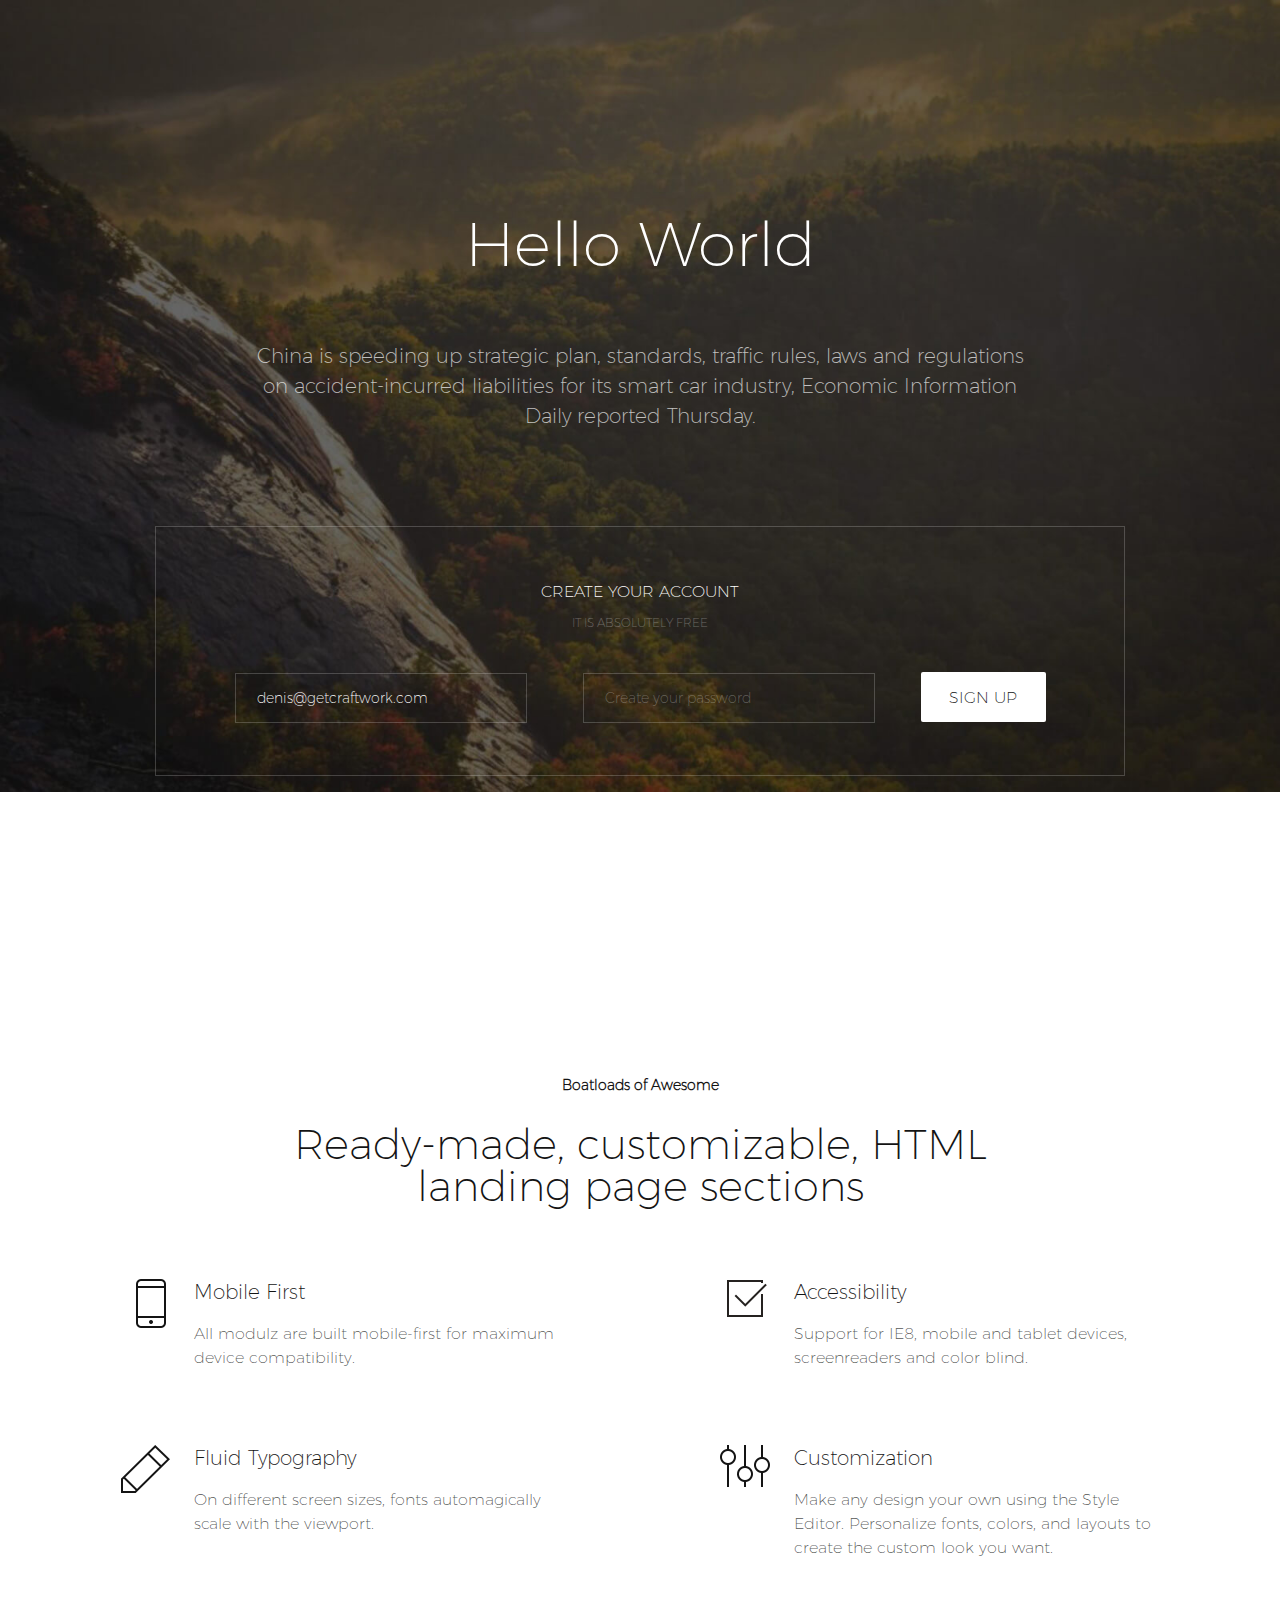
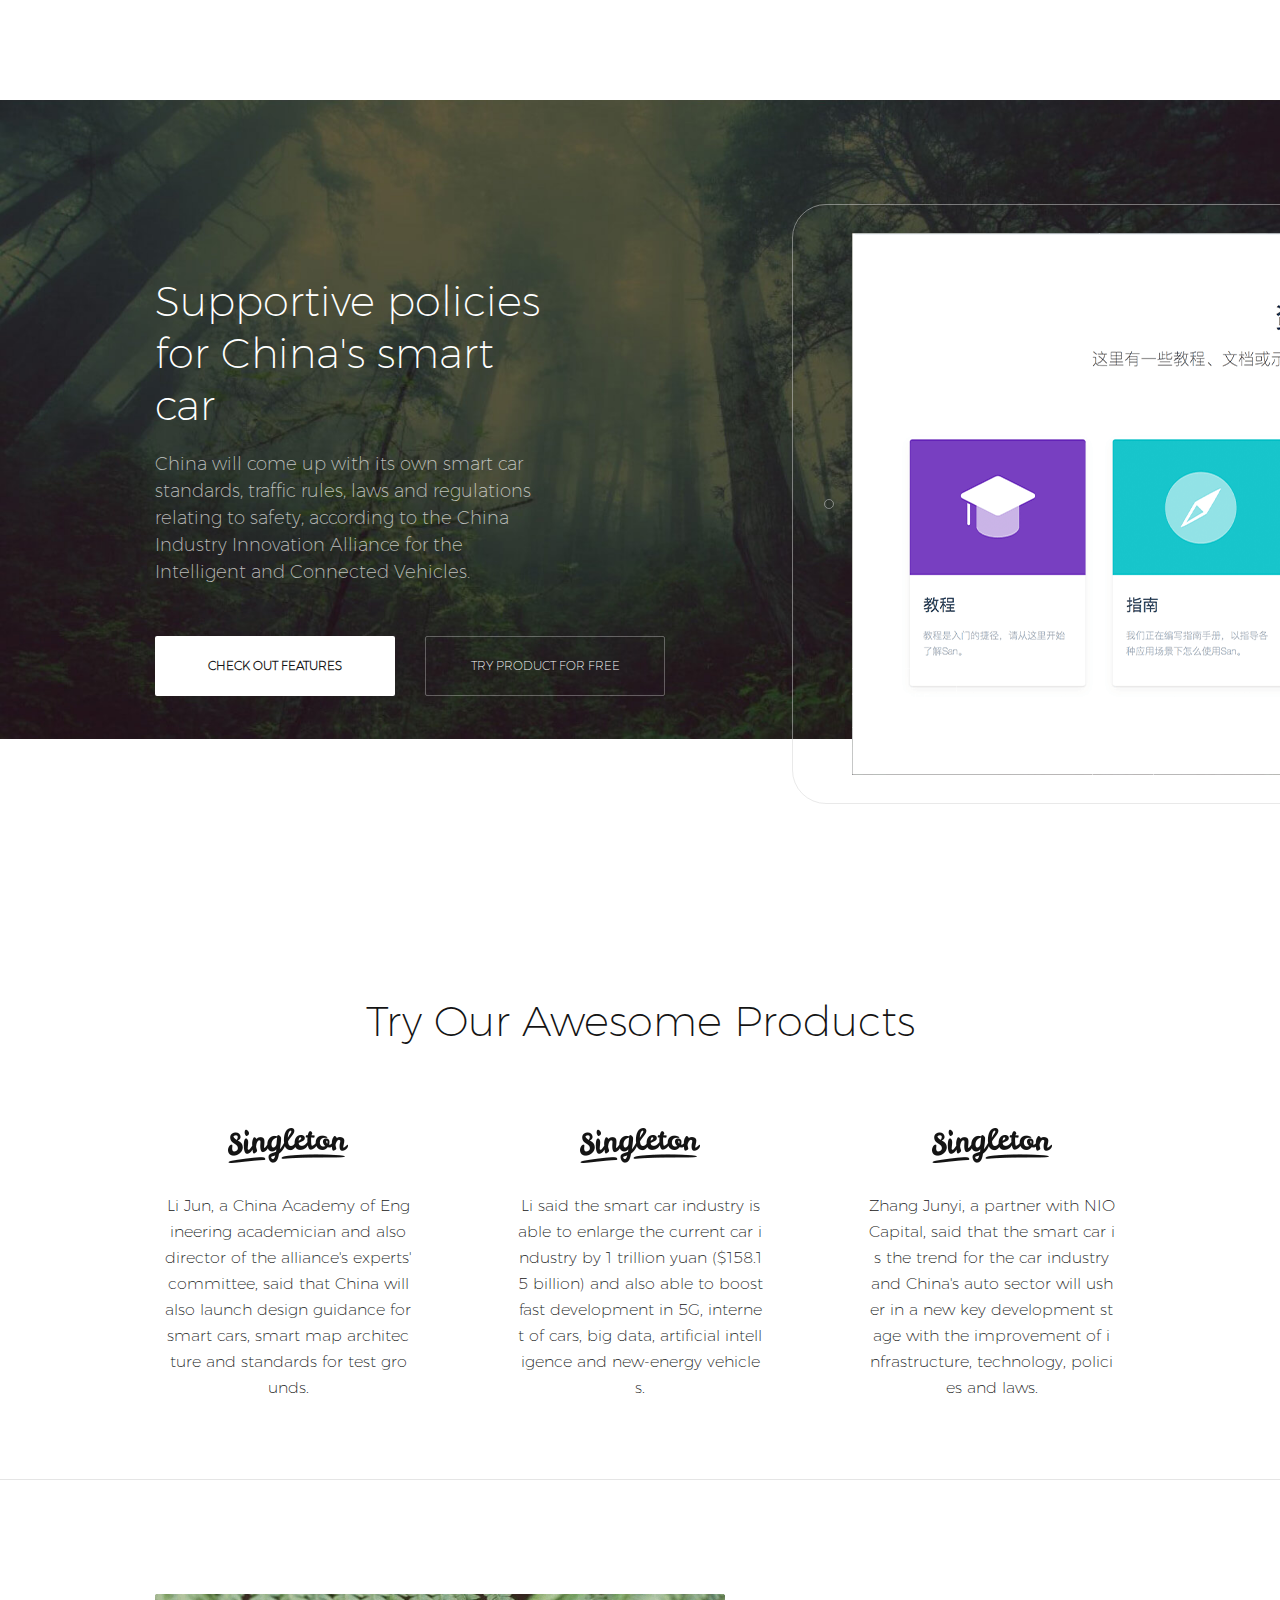
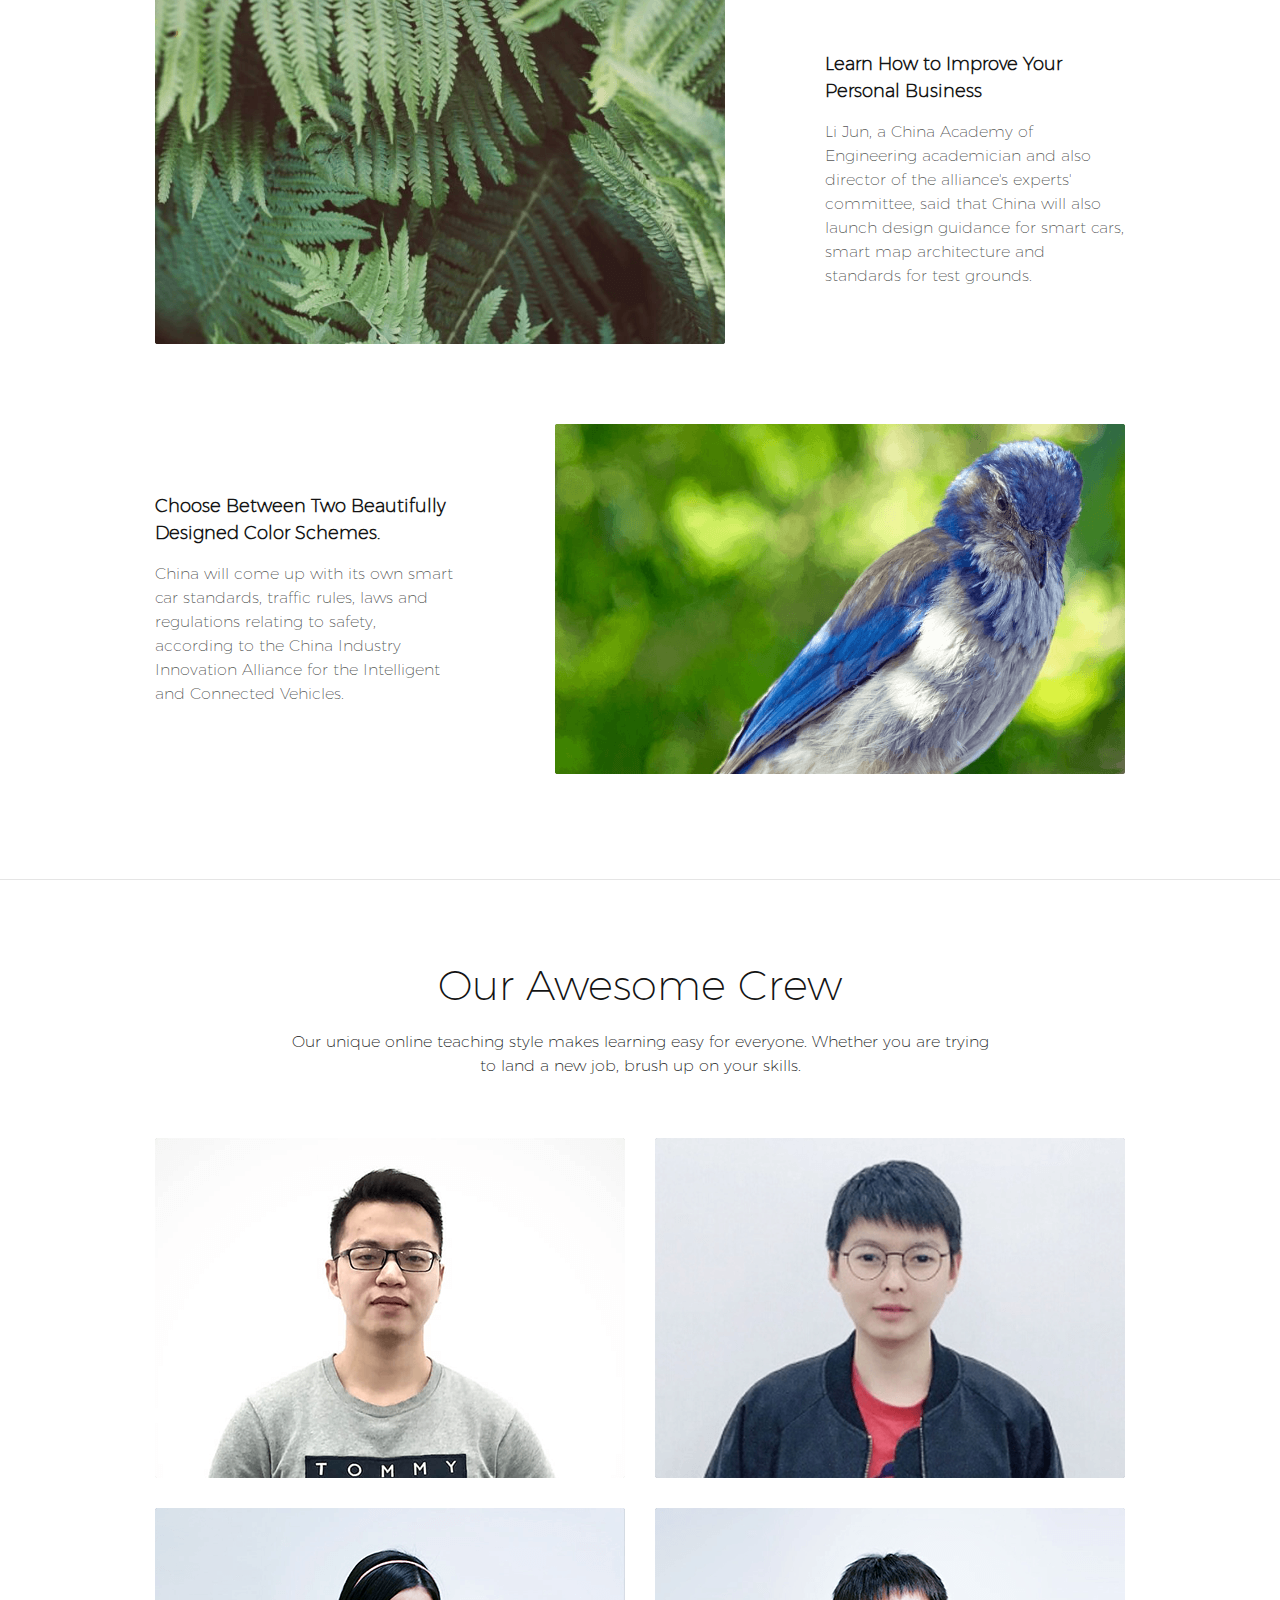
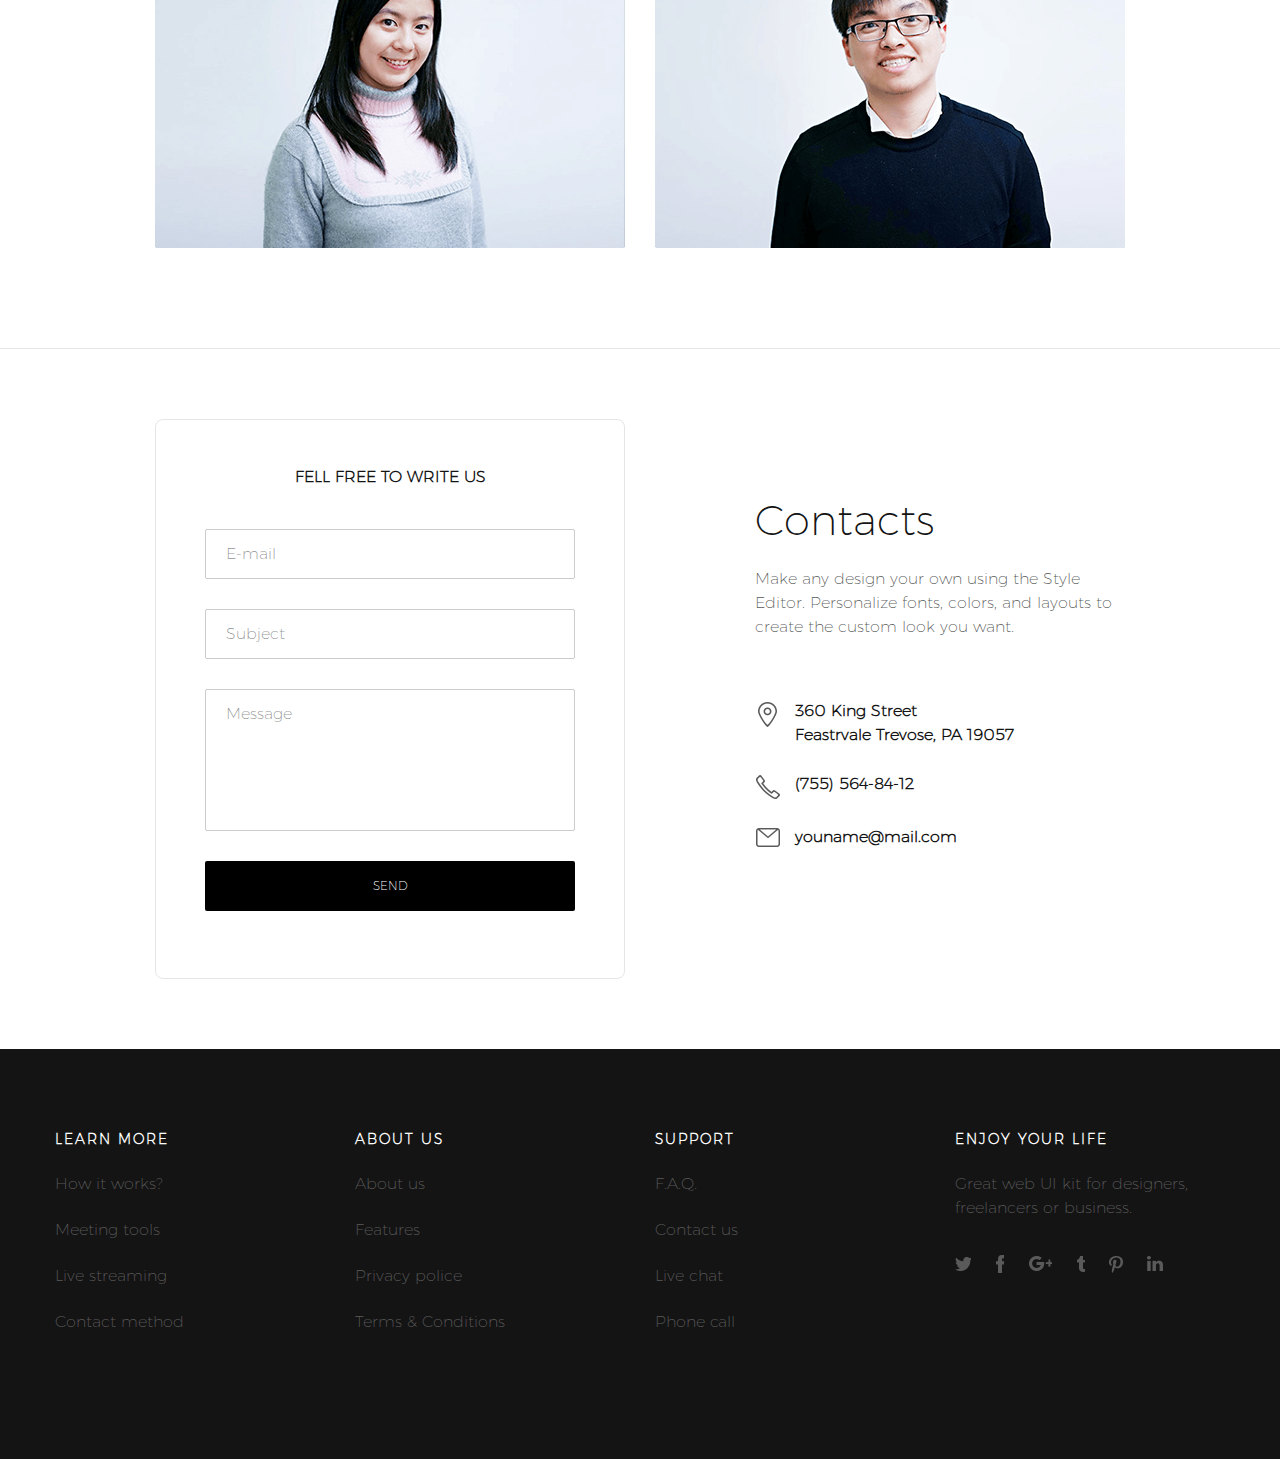
<file: 基础学院/4/index.html>
<html>
  <header>
    <link rel="stylesheet" type="text/css" href="./style.css" />
  </header>
  <body>
    <section class="box box-fir">
      <div class="main">
        <h1 class="title">Hello World</h1>
        <p class="text">China is speeding up strategic plan, standards, traffic rules, laws and regulations on accident-incurred liabilities for its smart car industry, Economic Information Daily reported Thursday.</p>
        <form class="form">
          <p class="form-title">CREATE YOUR ACCOUNT</p>
          <span class="form-text">IT IS ABSOLUTELY FREE</span>
          <div class="form-main">
            <input type="text" name="username" class="form-input" placeholder="Create your username" value="denis@getcraftwork.com"><input type="text" name="password" class="form-input" placeholder="Create your password"><input type="submit" class="form-submit" value="SIGN UP">
          </div>
        </form>
      </div>
    </section>
    <section class="box box-sec">
      <div class="main">
        <h2 class="title">Ready-made, customizable, HTML landing page sections</h2>
       <p class="text">Boatloads of Awesome</p>
       <ul class="list">
         <li class="item">
           <i class="icon icon-fir"></i>
           <p class="item-title">Mobile First</p>
           <p class="item-text">All modulz are built mobile-first for maximum device compatibility.</p>
         </li>
         <li class="item">
           <i class="icon icon-sec"></i>
           <p class="item-title">Accessibility</p>
           <p class="item-text">Support for IE8, mobile and tablet devices, screenreaders and color blind.</p>
         </li>
         <li class="item">
           <i class="icon icon-thi"></i>
           <p class="item-title">Fluid Typography</p>
           <p class="item-text">On different screen sizes, fonts automagically scale with the viewport.</p>
         </li>
         <li class="item">
           <i class="icon icon-fou"></i>
           <p class="item-title">Customization</p>
           <p class="item-text">Make any design your own using the Style Editor. Personalize fonts, colors, and layouts to create the custom look you want.</p>
         </li>
       </ul>
      </div>
    </section>
    <section class="box box-thi">
      <div class="main">
        <h1 class="title">Supportive policies for China's smart car</h1>
        <p class="text">China will come up with its own smart car standards, traffic rules, laws and regulations relating to safety, according to the China Industry Innovation Alliance for the Intelligent and Connected Vehicles.</p>
        <a href="javascript:" class="btn btn-fir">CHECK OUT FEATURES</a><a href="javascript:" class="btn btn-sec">TRY PRODUCT FOR FREE</a>
        <div class="ipad"></div>
      </div>
    </section>
    <section class="box box-fou">
      <div class="main">
        <h2 class="title">Try Our Awesome Products</h2>
        <ul class="list">
          <li class="item">
            <i class="logo logo-1"></i>
            <p class="item-text">Li Jun, a China Academy of Engineering academician and also director of the alliance's experts' committee, said that China will also launch design guidance for smart cars, smart map architecture and standards for test grounds.</p>
          </li>
          <li class="item">
            <i class="logo logo-2"></i>
            <p class="item-text">Li said the smart car industry is able to enlarge the current car industry by 1 trillion yuan ($158.15 billion) and also able to boost fast development in 5G, internet of cars, big data, artificial intelligence and new-energy vehicles.</p>
          </li>
          <li class="item">
            <i class="logo logo-3"></i>
            <p class="item-text">Zhang Junyi, a partner with NIO Capital, said that the smart car is the trend for the car industry and China's auto sector will usher in a new key development stage with the improvement of infrastructure, technology, policies and laws.</p>
          </li>
        </ul>
      </div>
    </section>
    <section class="box box-fif">
      <div class="main">
        <ul class="list">
          <li class="item">
            <img src="./img/fif_pic1.png" alt="" class="item-pic">
            <p class="item-title">Learn How to Improve Your Personal Business</p>
            <p class="item-text">Li Jun, a China Academy of Engineering academician and also director of the alliance's experts' committee, said that China will also launch design guidance for smart cars, smart map architecture and standards for test grounds.</p>
          </li>
          <li class="item">
            <img src="./img/fif_pic2.png" alt="" class="item-pic">
            <p class="item-title">Choose Between Two Beautifully Designed Color Schemes.</p>
            <p class="item-text">China will come up with its own smart car standards, traffic rules, laws and regulations relating to safety, according to the China Industry Innovation Alliance for the Intelligent and Connected Vehicles.</p>
          </li>
        </ul>
      </div>
    </section>
    <section class="box box-six">
      <div class="main">
        <h2 class="title">Our Awesome Crew</h2>
        <p class="text">Our unique online teaching style makes learning easy for everyone. Whether you are trying to land a new job, brush up on your skills.</p>
        <ul class="list">
          <li class="item">
            <img src="./img/six_pic1.png" alt="" class="item-pic">
            <div class="item-main">
              <p class="item-title">Ethan Dutton</p>
              <p class="item-text">Senior Visual Designer</p>
              <a href="javascript:" class="item-btn item-btn--fir"></a>
              <a href="javascript:" class="item-btn item-btn--sec"></a>
              <a href="javascript:" class="item-btn item-btn--thi"></a>
            </div>
          </li>
          <li class="item">
            <img src="./img/six_pic2.png" alt="" class="item-pic">
            <div class="item-main">
              <p class="item-title">Ethan Dutton</p>
              <p class="item-text">Senior Visual Designer</p>
              <a href="javascript:" class="item-btn item-btn--fir"></a>
              <a href="javascript:" class="item-btn item-btn--sec"></a>
              <a href="javascript:" class="item-btn item-btn--thi"></a>
            </div>
          </li>
          <li class="item">
            <img src="./img/six_pic3.png" alt="" class="item-pic">
            <div class="item-main">
              <p class="item-title">Ethan Dutton</p>
              <p class="item-text">Senior Visual Designer</p>
              <a href="javascript:" class="item-btn item-btn--fir"></a>
              <a href="javascript:" class="item-btn item-btn--sec"></a>
              <a href="javascript:" class="item-btn item-btn--thi"></a>
            </div>
          </li>
          <li class="item">
            <img src="./img/six_pic4.png" alt="" class="item-pic">
            <div class="item-main">
              <p class="item-title">Ethan Dutton</p>
              <p class="item-text">Senior Visual Designer</p>
              <a href="javascript:" class="item-btn item-btn--fir"></a>
              <a href="javascript:" class="item-btn item-btn--sec"></a>
              <a href="javascript:" class="item-btn item-btn--thi"></a>
            </div>
          </li>
        </ul>
      </div>
    </section>
    <section class="box box-sev">
      <div class="main">
        <h2 class="title">Contacts</h2>
        <p class="text">Make any design your own using the Style Editor. Personalize fonts, colors, and layouts to create the custom look you want.</p>
        <address class="addr">
          <p class="addr-item"><i class="icon icon-fir"></i>360 King Street<br>Feastrvale Trevose, PA 19057</p>
          <p class="addr-item"><i class="icon icon-sec"></i>(755) 564-84-12</p>
          <p class="addr-item"><i class="icon icon-thi"></i>youname@mail.com</p>
        </address>
        <form class="form">
          <p class="form-title">FELL FREE TO WRITE US</p>
          <input type="text" name="email" class="form-input" placeholder="E-mail">
          <input type="text" name="subject" class="form-input" placeholder="Subject">
          <textarea name="message" class="form-textarea" placeholder="Message"></textarea>
          <input type="submit" class="form-btn" value="SEND">
        </form>
      </div>
    </section>
    <footer class="footer">
      <div class="main">
        <ul class="list">
          <li class="item">
            <p class="item-title">Learn More</p>
            <a href="javascript:" class="item-link">How it works?</a>
            <a href="javascript:" class="item-link">Meeting tools</a>
            <a href="javascript:" class="item-link">Live streaming</a>
            <a href="javascript:" class="item-link">Contact method</a>
          </li>
          <li class="item">
            <p class="item-title">About Us</p>
            <a href="javascript:" class="item-link">About us</a>
            <a href="javascript:" class="item-link">Features</a>
            <a href="javascript:" class="item-link">Privacy police</a>
            <a href="javascript:" class="item-link">Terms & Conditions</a>
          </li>
          <li class="item">
            <p class="item-title">Support</p>
            <a href="javascript:" class="item-link">F.A.Q.</a>
            <a href="javascript:" class="item-link">Contact us</a>
            <a href="javascript:" class="item-link">Live chat</a>
            <a href="javascript:" class="item-link">Phone call</a>
          </li>
          <li class="item">
            <p class="item-title">Enjoy your Life</p>
            <p class="item-text">Great web UI kit for designers, freelancers or business.</p>
            <div class="item-btns">
              <a href="javascript:" class="icon icon-fir"></a>
              <a href="javascript:" class="icon icon-sec"></a>
              <a href="javascript:" class="icon icon-thi"></a>
              <a href="javascript:" class="icon icon-fou"></a>
              <a href="javascript:" class="icon icon-fif"></a>
              <a href="javascript:" class="icon icon-six"></a>
            </div>
          </li>
        </ul>
      </div>
    </footer>
  </body>
</html>
</file>
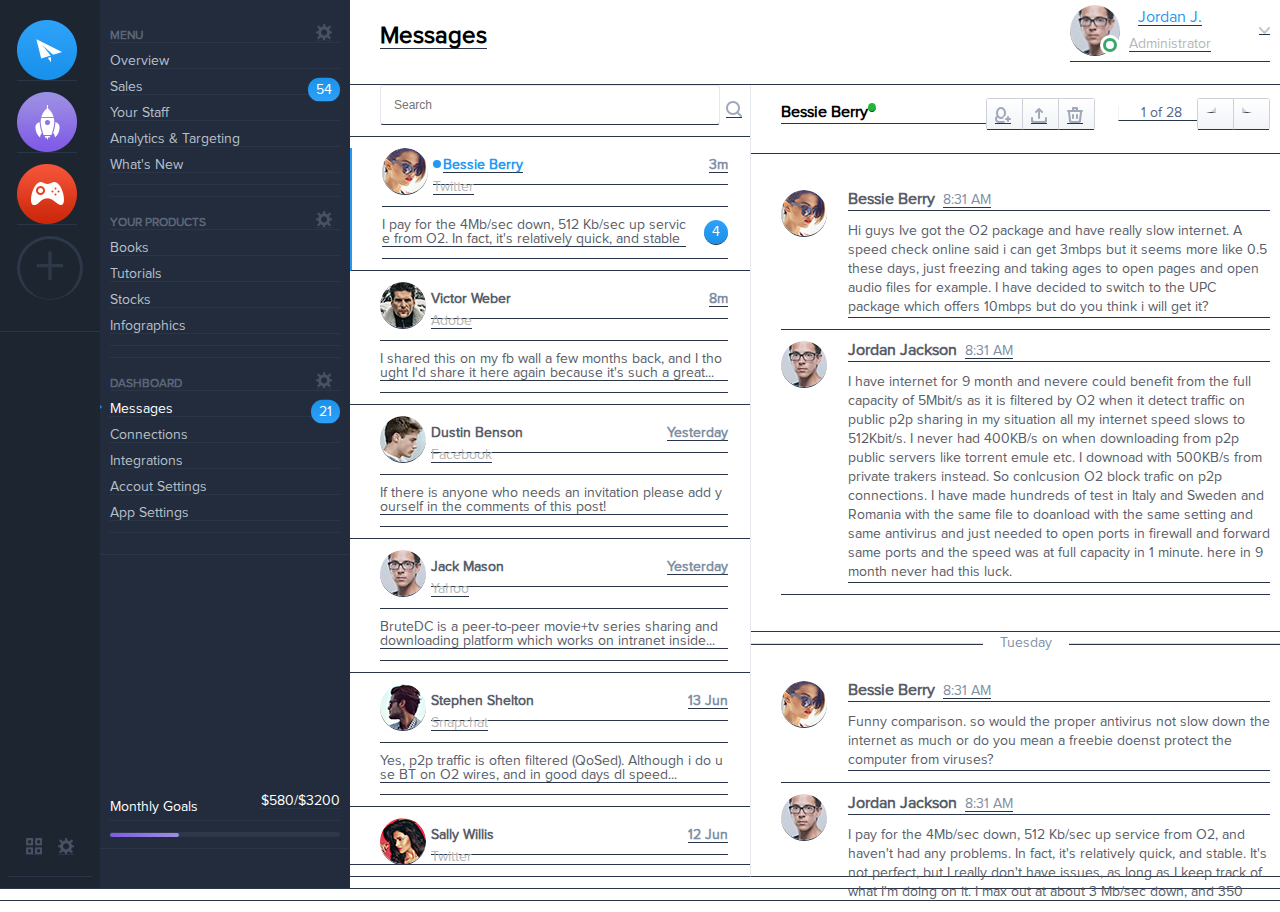
<file: 基础学院/5/index.html>
<!DOCTYPE html>
<html lang="en">
<head>
    <meta charset="UTF-8">
    <meta name="viewport" content="width=device-width, initial-scale=1.0">
    <meta http-equiv="X-UA-Compatible" content="ie=edge">
    <title>12_15</title>
    <link rel="stylesheet" href="./style.css?v3">
</head>
<body>
  <div class="wrap">
    <aside class="side">
      <nav class="app">
        <div class="app-btns">
          <a href="javascript:" class="app-btn"></a>
          <a href="javascript:" class="app-btn"></a>
          <a href="javascript:" class="app-btn"></a>
          <div href="javascript:" class="app-btn--add"></div>
        </div>
        <div class="app-ft">
          <i class="icon icon--menu"></i>
          <i class="icon icon--setting"></i>
        </div>
      </nav>
      <nav class="menu">
        <div class="menu-trees">
            <div class="menu-tree">
              <h2 class="menu-title">menu<i class="icon icon--setting"></i></h2>
              <ul class="menu-list">
                <li class="menu-item">
                  <a href="javascript:" class="menu-link">overview</a>
                </li>
                <li class="menu-item">
                  <a href="javascript:" class="menu-link">sales</a>
                  <span class="menu-count">54</span>
                </li>
                <li class="menu-item">
                  <a href="javascript:" class="menu-link">your staff</a>
                </li>
                <li class="menu-item">
                  <a href="javascript:" class="menu-link">analytics & targeting</a>
                </li>
                <li class="menu-item">
                  <a href="javascript:" class="menu-link">what's new</a>
                </li>
              </ul>
            </div>
            <div class="menu-tree">
              <h2 class="menu-title">your products<i class="icon icon--setting"></i></h2>
              <ul class="menu-list">
                <li class="menu-item">
                  <a href="javascript:" class="menu-link"><i class="icon-menu icon--books"></i>books</a>
                </li>
                <li class="menu-item">
                  <a href="javascript:" class="menu-link"><i class="icon-menu icon--tutorials"></i>tutorials</a>
                </li>
                <li class="menu-item">
                  <a href="javascript:" class="menu-link"><i class="icon-menu icon--stocks"></i>stocks</a>
                </li>
                <li class="menu-item">
                  <a href="javascript:" class="menu-link"><i class="icon-menu icon--infographics"></i>infographics</a>
                </li>
              </ul>
            </div>
            <div class="menu-tree">
              <h2 class="menu-title">dashboard<i class="icon icon--setting"></i></h2>
              <ul class="menu-list">
                <li class="menu-item active">
                  <a href="javascript:" class="menu-link">messages</a>
                  <span class="menu-count">21</span>
                </li>
                <li class="menu-item">
                  <a href="javascript:" class="menu-link">connections</a>
                </li>
                <li class="menu-item">
                  <a href="javascript:" class="menu-link">integrations</a>
                  <i class="icon--error"></i>
                </li>
                <li class="menu-item">
                  <a href="javascript:" class="menu-link">accout settings</a>
                </li>
                <li class="menu-item">
                  <a href="javascript:" class="menu-link">app settings</a>
                </li>
              </ul>
            </div>
        </div>
        <div class="menu-goal">
          <p class="menu-goal__text">monthly goals<span>$580/$3200</span></p>
          <div class="menu-goal__progress"></div>
        </div>
      </nav>
    </aside>
    <main class="content">
      <header class="header">
        <h1>Messages</h1>
        <div class="user logined">
          <div class="user-avatar"></div>
          <p class="user-name">Jordan J.</p>
          <p class="user-lv">Administrator</p>
          <i class="icon--arrow"></i>
        </div>
      </header>
      <article class="chats">
        <div class="chats-search">
          <input type="text" class="chats-search__input" placeholder="Search">
          <i class="icon icon--search"></i>
        </div>
        <ul class="chats-list">
          <li class="chats-item active">
            <div class="chats-info">
              <img src="./img/avatar_1.png" class="chats-avatar">
              <div class="chats-name">
                <p>Bessie Berry</p>
                <span class="chats-time">3m</span>
              </div>
              <p class="chats-from">Twitter</p>
            </div>
            <div class="chats-content">
              <p class="chats-text">I pay for the 4Mb/sec down, 512 Kb/sec up service from O2. In fact, it's relatively quick, and stable</p>
              <em class="chats-num">4</em>
            </div>
          </li>
          <li class="chats-item">
            <div class="chats-info">
              <img src="./img/avatar_2.png" class="chats-avatar">
              <p class="chats-name">Victor Weber<span class="chats-time">8m</span></p>
              <p class="chats-from">Adobe</p>
            </div>
            <div class="chats-content">
              <p class="chats-text">I shared this on my fb wall a few months back, and I thought I'd share it here again because it's such a great...</p>
            </div>
          </li>
          <li class="chats-item">
            <div class="chats-info">
              <img src="./img/avatar_3.png" class="chats-avatar">
              <p class="chats-name">Dustin Benson<span class="chats-time">Yesterday</span></p>
              <p class="chats-from">Facebook</p>
            </div>
            <div class="chats-content">
              <p class="chats-text">If there is anyone who needs an invitation please add yourself in the comments of this post!</p>
            </div>
          </li>
          <li class="chats-item">
            <div class="chats-info">
              <img src="./img/avatar_4.png" class="chats-avatar">
              <p class="chats-name">Jack Mason<span class="chats-time">Yesterday</span></p>
              <p class="chats-from">Yahoo</p>
            </div>
            <div class="chats-content">
              <p class="chats-text">BruteDC is a peer-to-peer movie+tv series sharing and downloading platform which works on intranet inside...</p>
            </div>
          </li>
          <li class="chats-item">
            <div class="chats-info">
              <img src="./img/avatar_5.png" class="chats-avatar">
              <p class="chats-name">Stephen Shelton<span class="chats-time">13 Jun</span></p>
              <p class="chats-from">Snapchat</p>
            </div>
            <div class="chats-main">
              <p class="chats-text">Yes, p2p traffic is often filtered (QoSed). Although i do use BT on O2 wires, and in good days dl speed...</p>
            </div>
          </li>
          <li class="chats-item">
            <div class="chats-info">
              <img src="./img/avatar_6.png" class="chats-avatar">
              <p class="chats-name">Sally Willis<span class="chats-time">12 Jun</span></p>
              <p class="chats-from">Twitter</p>
            </div>
            <div class="chats-content">
              <p class="chats-text">Yes, it's O2: 'internet extreme', which is no longer offered.</p>
            </div>
          </li>
          <li class="chats-item">
            <div class="chats-info">
              <img src="./img/avatar_7.png" class="chats-avatar">
              <p class="chats-name">Robert Patton<span class="chats-time">9 Jun</span></p>
              <p class="chats-from">A Team</p>
            </div>
            <div class="chats-content">
              <p class="chats-text">I change my service from this 4Mb plan to their much cheaper 8Mb plan, my speed will dramatically decrease.</p>
            </div>
          </li>
        </ul>
      </article>
      <article class="message">
        <header class="message-hd">
          <h3 class="message-name">Bessie Berry<i class="message-name__dot"></i></h3>
          <div class="message-btns">
            <div class="message-btn"><i class="icon icon--friend"></i></div>
            <div class="message-btn"><i class="icon icon--upload"></i></div>
            <div class="message-btn"><i class="icon icon--del"></i></div>
          </div>
          <p class="message-page__num">1 of 28</p>
          <div class="message-btns">
            <div class="message-btn"><i class="icon-arrow icon--prev"></i></div>
            <div class="message-btn"><i class="icon-arrow icon--next "></i></div>
          </div>
        </header>
        <div class="message-main">
          <ul class="message-list">
            <li class="message-item">
              <img src="./img/avatar_1.png" class="message-avatar">
              <p class="message-name">Bessie Berry<time class="message-time">8:31 AM</time></p>
              <p class="message-text">Hi guys Ive got the O2 package and have really slow internet. A speed check online said i can get 3mbps but it seems more like 0.5 these days, just freezing and taking ages to open pages and open audio files for example. I have decided to switch to the UPC package which offers 10mbps but do you think i will get it?</p>
            </li>
            <li class="message-item">
              <img src="./img/avatar_4.png" class="message-avatar">
              <p class="message-name">Jordan Jackson<time class="message-time">8:31 AM</time></p>
              <p class="message-text">I have internet for 9 month and nevere could benefit from the full capacity of 5Mbit/s as it is filtered by O2 when it detect traffic on public p2p sharing in my situation all my internet speed slows to 512Kbit/s. I never had 400KB/s on when downloading from p2p public servers like torrent emule etc. I downoad with 500KB/s from private trakers instead. So conlcusion O2 block trafic on p2p connections. I have made hundreds of test in Italy and Sweden and Romania with the same file to doanload with the same setting and same antivirus and just needed to open ports in firewall and forward same ports and the speed was at full capacity in 1 minute. here in 9 month never had this luck.</p>
            </li>
          </ul>
          <div class="message-list__time" data-time="Tuesday"></div>
          <ul class="message-list">
            <li class="message-item">
              <img src="./img/avatar_1.png" class="message-avatar">
              <p class="message-name">Bessie Berry<time class="message-time">8:31 AM</time></p>
              <p class="message-text">Funny comparison. so would the proper antivirus not slow down the internet as much or do you mean a freebie doenst protect the computer from viruses?</p>
            </li>
            <li class="message-item">
              <img src="./img/avatar_4.png" class="message-avatar">
              <p class="message-name">Jordan Jackson<time class="message-time">8:31 AM</time></p>
              <p class="message-text">I pay for the 4Mb/sec down, 512 Kb/sec up service from O2, and haven't had any problems. In fact, it's relatively quick, and stable. It's not perfect, but I really don't have issues, as long as I keep track of what I'm doing on it. I max out at about 3 Mb/sec down, and 350 Kb/sec up. Probably because of a noisy telephone line, not because I'm being throttled. When my uploads go over 25 KB/sec (note, bytes, not bits), my download speed suffers. This is expected, as downloads require upload bandwidth as well. </p>
              <ul class="message-pics">
                <li class="message-pic">
                  <img src="./img/pic_1.png" class="message-pic__img">
                  <i class="icon icon--add"></i>
                </li>
                <li class="message-pic hover">
                  <img src="./img/pic_2.png" class="message-pic__img">
                  <i class="icon icon--add"></i>
                </li>
              </ul>
            </li>
          </ul>
          <div class="message-list__time new" data-time="New Messages"></div>
          <div class="message-list">
            <div class="message-item">
              <img src="./img/avatar_1.png" class="message-avatar">
              <p class="message-name">Bessie Berry<time class="message-time">8:31 AM</time></p>
              <p class="message-text">Funny comparison. so would the proper antivirus not slow down the internet as much or do you mean a freebie doenst protect the computer from viruses?</p>
            </div>
            <div class="message-replybar">
              <div class="message-btn message-btn--add"></div>
              <input type="text" class="message-reply__input" value="Well, kinda both :) but more of that second option, i`ve seen many systems infected and crawling with">
            </div>
          </div>
        </div>
      </article>
    </main>
  </div>
</body>
</html>
</file>
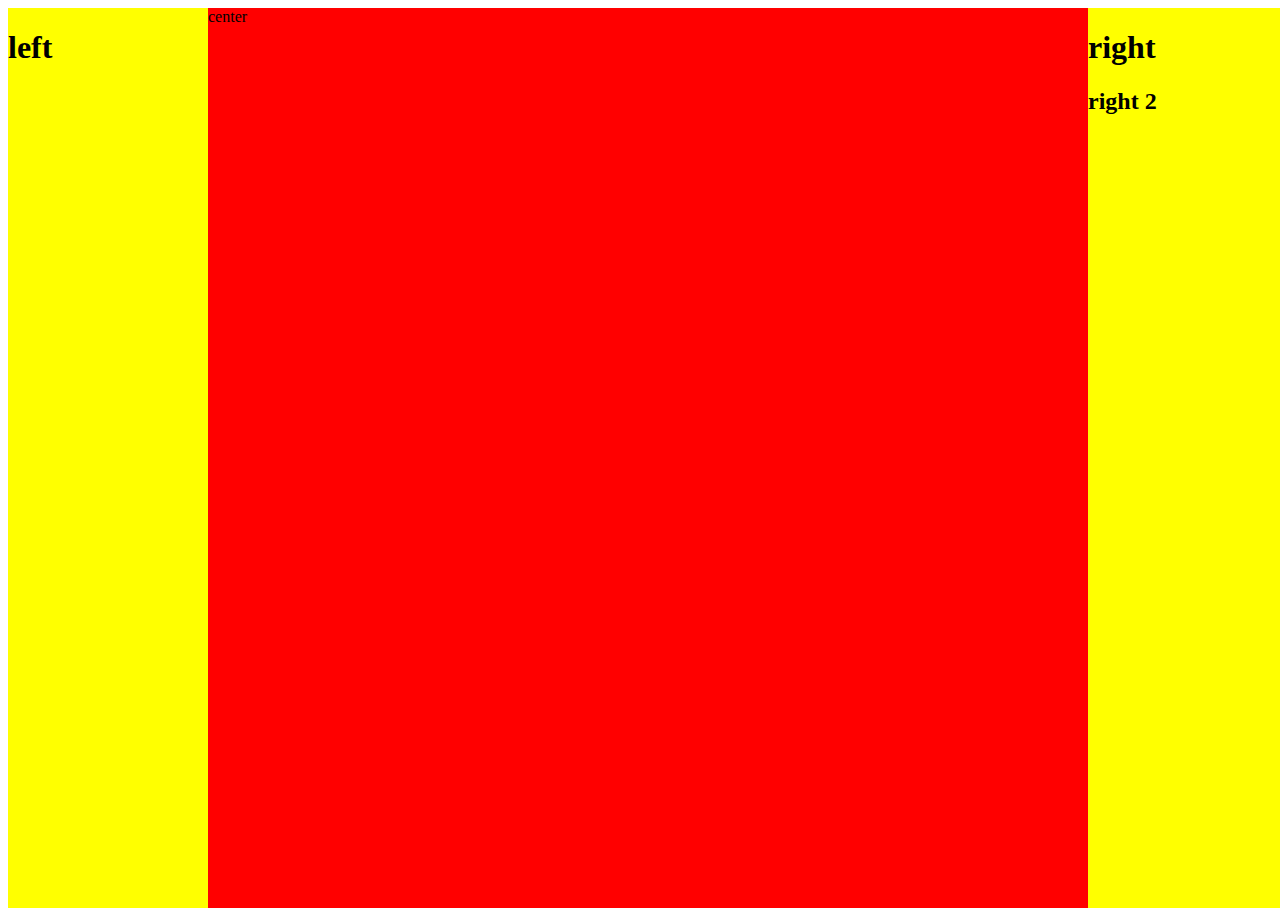
<file: 基础学院/7+8/index.html>
<!DOCTYPE html>
<html>
  <head>
    <link rel="stylesheet" type="text/css" href="three2.css" />
  </head>
  <body>
    <div id="container">
      <div id="center">center</div>
      <div id="left">
        <h1>left</h1>
      </div>
      <div id="right">
        <h1>right</h1>
        <h2>right 2</h2>
      </div>
    </div>

  </div>
  </div>
  </body>
</html>
</file>
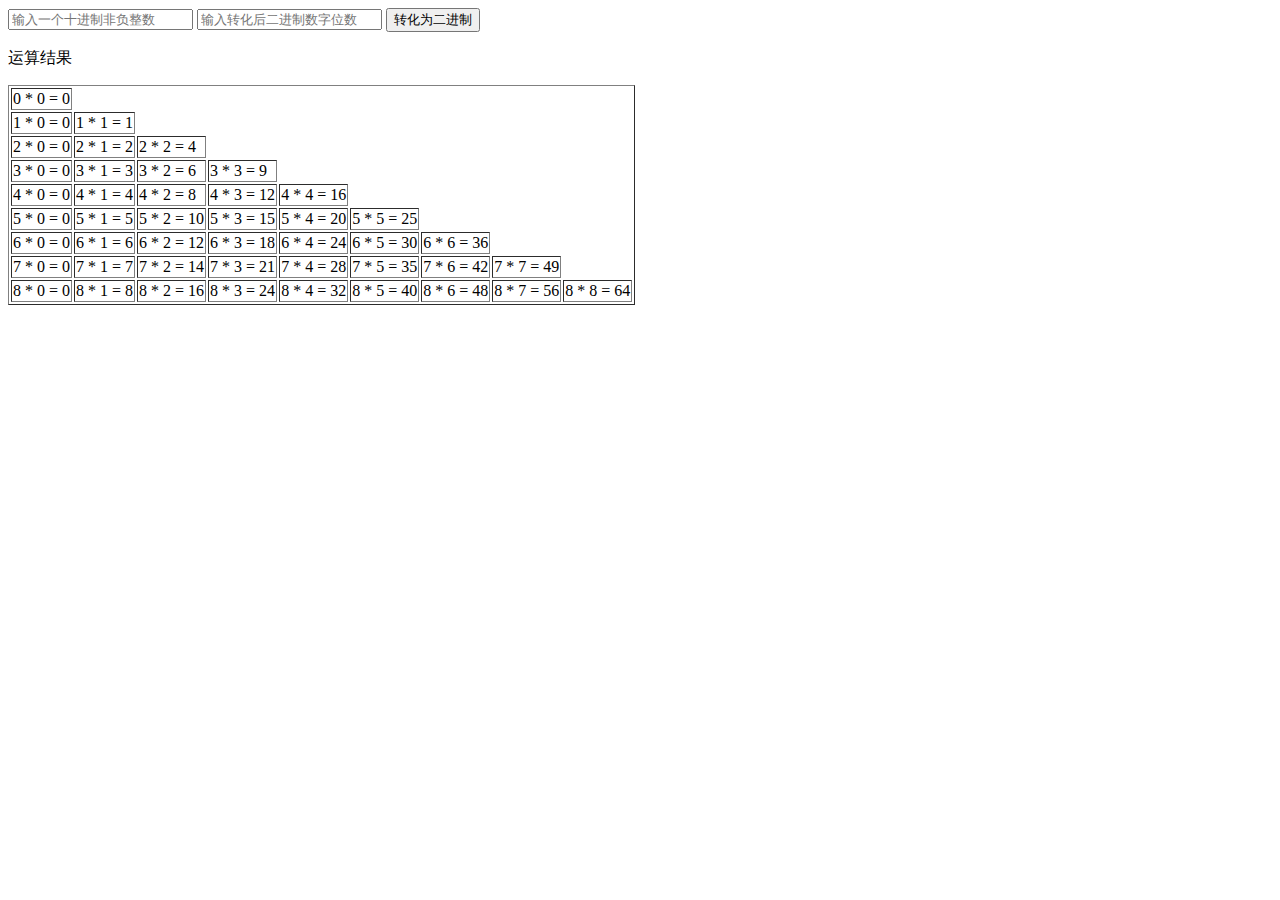
<file: 基础学院/day17-18/index.html>
<!DOCTYPE html>
<html>
<head>
    <meta charset="UTF-8">
    <title>IFE ECMAScript</title>
</head>
<body>
    <input id="dec-number" type="number" placeholder="输入一个十进制非负整数">
    <input id="bin-bit" type="number" placeholder="输入转化后二进制数字位数">
    <button id="trans-btn" onclick="clickBtn()">转化为二进制</button>
    <p id="result">运算结果</p>

    <table id="table" border="1"/>

    <script>
    // 编码一
    function checkNumber(input) {
      // 检查是否为非负整数
      const type = Object.prototype.toString.call(input).split(' ')[1].toLowerCase()
      if (type.includes('string') && Object.prototype.toString.call(input * 1).toLowerCase().includes('number')) {
        let num = input * 1
        if (num < 0 || Math.floor(num) != num) {
          return false
        } else {
          return true
        }
      } else {
        return false
      }
    }

    function dec2bin(decNumber) {
      // 在这里实现你的转化方法，注意需要判断输入必须为一个非负整数
      const type = Object.prototype.toString.call(decNumber).split(' ')[1].toLowerCase()
      if (type.includes('string') && Object.prototype.toString.call(decNumber * 1).toLowerCase().includes('number')) {
        let num = decNumber * 1;
        if (num < 0 || Math.floor(num) != num) {
          return decNumber + ' 不是一个非负整数'
        }
        num = Math.floor(num)
        return transfer(num, 2)
      } else {
        return decNumber + ' is not a number!'
      }

    }

    function transfer(number, decimal) {
      const remain = number % decimal;
      const quotient = Math.floor(number / decimal);
      if (quotient != 0) {
        let result = transfer(quotient, decimal) + remain.toString()
        return result
      } else {
        return remain + ''
      }
    }

    // 实现党点击转化按钮时，将输入的十进制数字转化为二进制，并显示在result的p标签内
    // Some coding
    function clickBtn(e) {
      // const result = dec2bin(document.getElementById('dec-number').value)
      const result = numWidth(document.getElementById('dec-number').value)
      document.getElementById('result').innerHTML = result
    }

    // 新的需求是，转化显示后的二进制数为bin-bit中输入的数字宽度，例如
    // dec-number为5，bin-bit为5，则转化后数字为00101
    // 如果bin-bit小于转化后的二进制本身位数，则使用原本的位数，如dec-number为5，bin-bit为2，依然输出101，但同时在console中报个错
    function numWidth(number) {
      const result = dec2bin(number)
      const width = document.getElementById('bin-bit').value
      if (checkNumber(width)) {
        const resultStr = result.toString()
        const diff = width - resultStr.length
        console.log(diff)
        if (diff <= 0) {
          if (diff < 0) {
            console.error('位数不足')
          }
          return resultStr
        } else {
          console.log(new Array(diff).join('0'))
          return new Array(diff+1).join('0') + resultStr
        }
      }
    }

    // 九九乘法表
    window.onload = function(){
      // 也可以直接用innerHTML来设置，会自动对对应标签进行转义
      const table = document.querySelector('#table')
      for (let i = 0; i < 9; i ++) {
        const tr = document.createElement('tr')
        for (let j = 0; j < 9; j++) {
          if (j <= i) {
            const td = document.createElement('td')
            td.innerHTML = i + ' * ' + j + ' = ' + (i*j)
            tr.appendChild(td)
          }
        }
        table.appendChild(tr)
      }
    }
    </script>
</body>
</html>
</file>
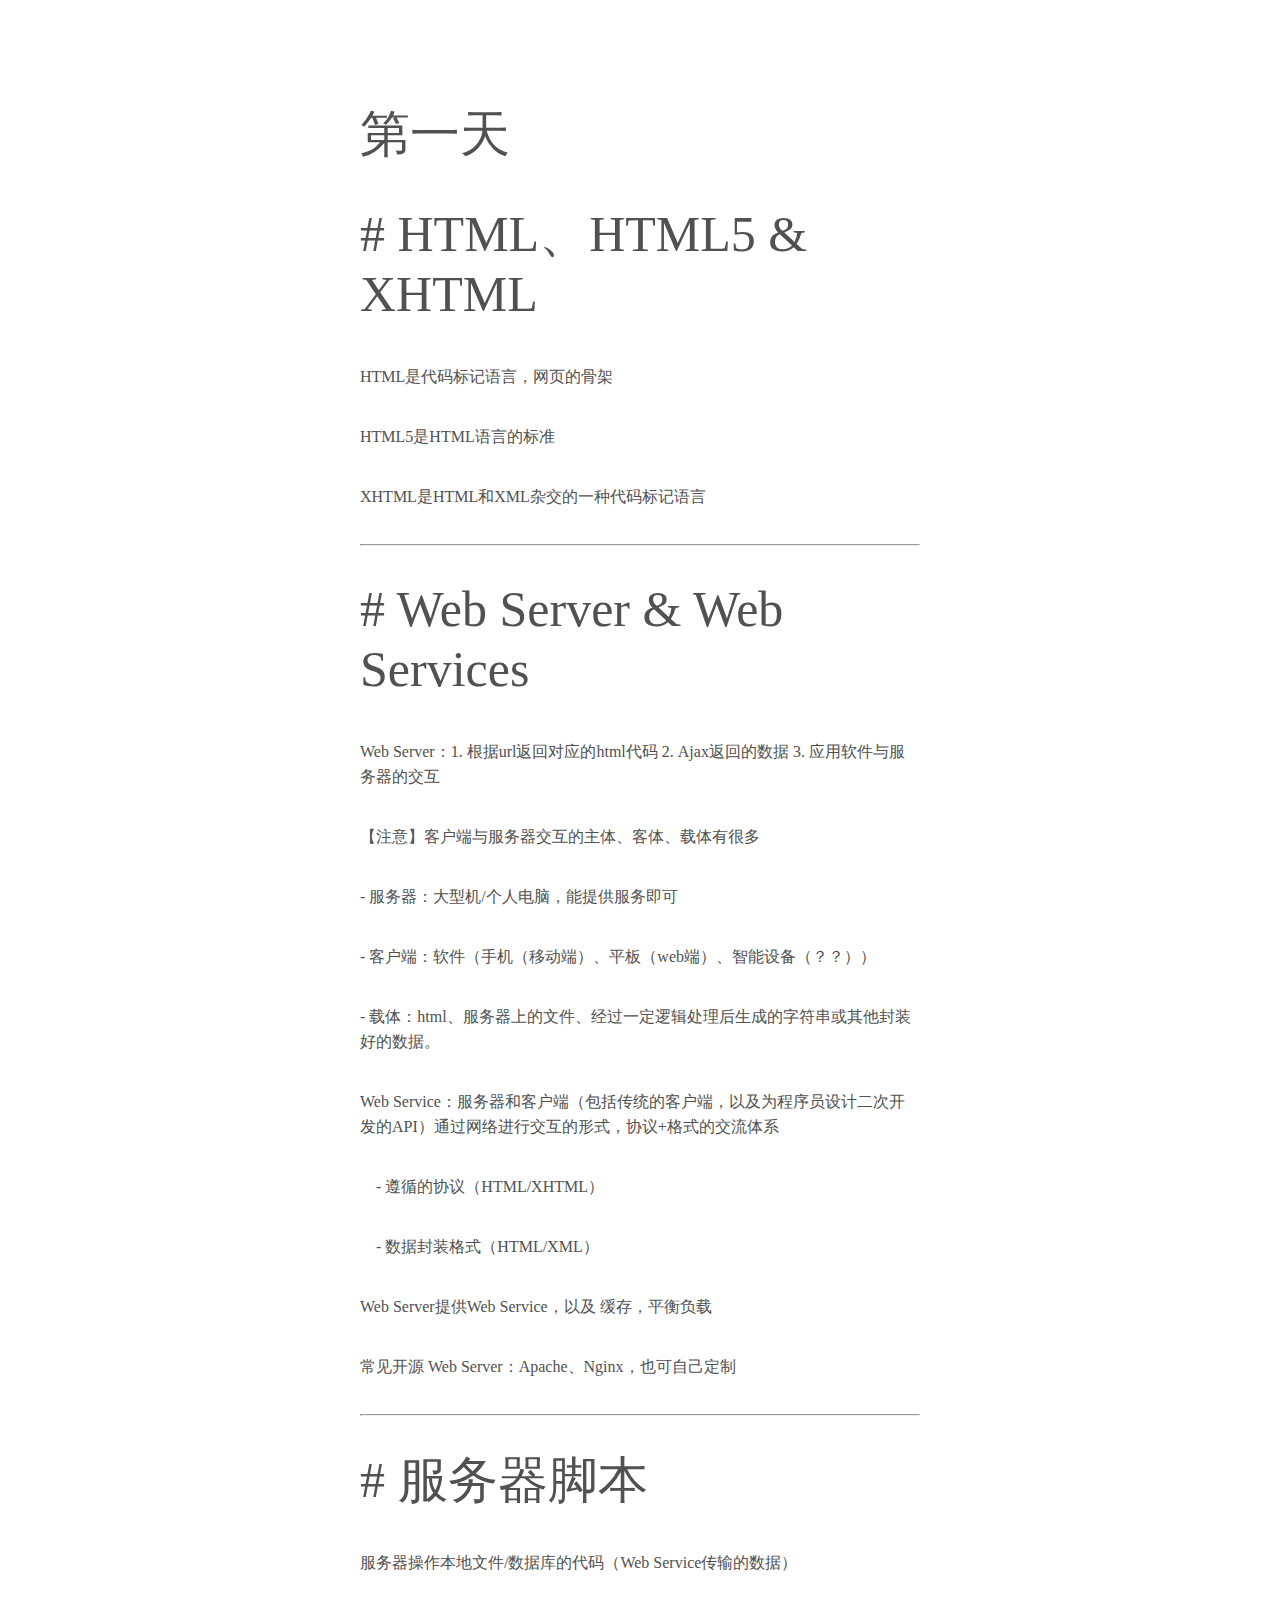
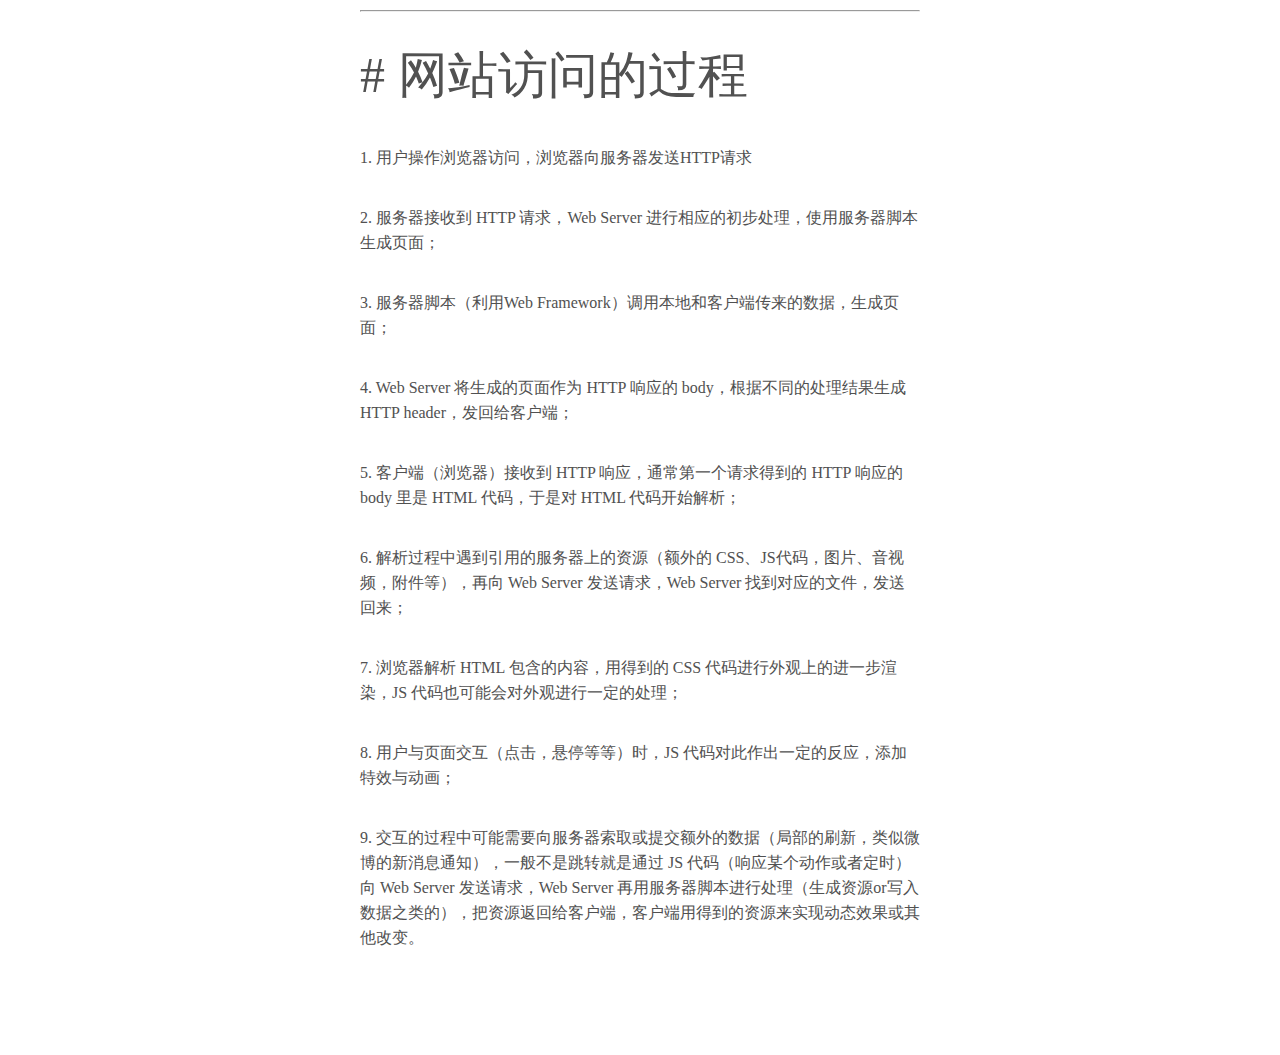
<file: 基础学院/第一天.html>
<!DOCTYPE html>
<html lang="en">
  <head>
    <meta charset="utf-8">
    <meta name="viewport" content="width=device-width, initial-scale=1.0">
    <title>第一天</title>
    <style type="text/css" media="all">
      body {
        margin: 0;
        font-family: "Helvetica Neue", Helvetica, Arial, "Hiragino Sans GB", sans-serif;
        font-size: 14px;
        line-height: 20px;
        color: #777;
        background-color: white;
      }
      .container {
        width: 700px;
        margin-right: auto;
        margin-left: auto;
      }

      .post {
        font-family: Georgia, "Times New Roman", Times, "SimSun", serif;
        position: relative;
        padding: 70px;
        bottom: 0;
        overflow-y: auto;
        font-size: 16px;
        font-weight: normal;
        line-height: 25px;
        color: #515151;
      }

      .post h1{
        font-size: 50px;
        font-weight: 500;
        line-height: 60px;
        margin-bottom: 40px;
        color: inherit;
      }

      .post p {
        margin: 0 0 35px 0;
      }

      .post img {
        border: 1px solid #D9D9D9;
      }

      .post a {
        color: #28A1C5;
      }
    </style>
  </head>
  <body>
    <div class="container">
      <div class="post">
        <h1 class="title">第一天</h1>
        <div class="show-content">
          <h1># HTML、HTML5 &amp; XHTML</h1><p>HTML是代码标记语言，网页的骨架</p><p>HTML5是HTML语言的标准</p><p>XHTML是HTML和XML杂交的一种代码标记语言</p><hr><h1># Web Server &amp; Web Services </h1><p>Web Server：1. 根据url返回对应的html代码 2. Ajax返回的数据 3. 应用软件与服务器的交互</p><p>【注意】客户端与服务器交互的主体、客体、载体有很多</p><p>- 服务器：大型机/个人电脑，能提供服务即可</p><p>- 客户端：软件（手机（移动端）、平板（web端）、智能设备（？？））</p><p>- 载体：html、服务器上的文件、经过一定逻辑处理后生成的字符串或其他封装好的数据。</p><p>Web Service：服务器和客户端（包括传统的客户端，以及为程序员设计二次开发的API）通过网络进行交互的形式，协议+格式的交流体系</p><p>    - 遵循的协议（HTML/XHTML）</p><p>    - 数据封装格式（HTML/XML）</p><p>Web Server提供Web Service，以及 缓存，平衡负载</p><p>常见开源 Web Server：Apache、Nginx，也可自己定制</p><hr><h1># 服务器脚本</h1><p>服务器操作本地文件/数据库的代码（Web Service传输的数据）</p><hr><h1># 网站访问的过程</h1><p>1. 用户操作浏览器访问，浏览器向服务器发送HTTP请求</p><p>2. 服务器接收到 HTTP 请求，Web Server 进行相应的初步处理，使用服务器脚本生成页面；</p><p>3. 服务器脚本（利用Web Framework）调用本地和客户端传来的数据，生成页面；</p><p>4. Web Server 将生成的页面作为 HTTP 响应的 body，根据不同的处理结果生成 HTTP header，发回给客户端；</p><p>5. 客户端（浏览器）接收到 HTTP 响应，通常第一个请求得到的 HTTP 响应的 body 里是 HTML 代码，于是对 HTML 代码开始解析；</p><p>6. 解析过程中遇到引用的服务器上的资源（额外的 CSS、JS代码，图片、音视频，附件等），再向 Web Server 发送请求，Web Server 找到对应的文件，发送回来；</p><p>7. 浏览器解析 HTML 包含的内容，用得到的 CSS 代码进行外观上的进一步渲染，JS 代码也可能会对外观进行一定的处理；</p><p>8. 用户与页面交互（点击，悬停等等）时，JS 代码对此作出一定的反应，添加特效与动画；</p><p>9. 交互的过程中可能需要向服务器索取或提交额外的数据（局部的刷新，类似微博的新消息通知），一般不是跳转就是通过 JS 代码（响应某个动作或者定时）向 Web Server 发送请求，Web Server 再用服务器脚本进行处理（生成资源or写入数据之类的），把资源返回给客户端，客户端用得到的资源来实现动态效果或其他改变。</p>
        </div>
      </div>
    </div>
  </body>
</html>
</file>
<file: 基础学院/5/style.css>
@font-face {
  font-family: 'ProximaNova';
  src: url('./font/ProximaNova-Regular.otf');
}
html {
  height: 100%;
}
body {
  font: 12px 'ProximaNova',sans-serif;
  height: 100%;
  width: 100%;
  margin: 0;
}
h1,
h2,
h3,
p,
ul{
  margin: 0;
}
ul {
  padding: 0;
}
li {
  list-style: none;
}
h1,
em,
i {
  font-size: inherit;
  font-style: normal;
}
a {
  color: inherit;
  text-decoration: none;
}
input {
  color: inherit;
  font-size: inherit;
  outline: none;
}

.wrap {
  width: 100%;
  display: flex;
  min-width: 1300px;
  position: relative;
  height: 100%;
  overflow: hidden;
}

.side {
  width: 350px;
  display: flex;
}

.app {
  height: 100%;
  width: 100px;
  background-color: #1d2531;
  display: flex;
  flex-direction: column;
  align-items: center;
  justify-content: space-between;
}

.app-btns {
  padding: 20px;
}

.app-btn {
  display: block;
  width: 60px;
  height: 60px;
  margin-bottom: 20px;
  cursor: pointer;
  background-image: url('./img/icon--app.png');
}

.app-btn:nth-child(2) {
  background-position: 0 -80px;
}

.app-btn:nth-child(3) {
  background-position: bottom;
}

.app-btn--add {
  border-radius: 50%;
  width: 60px;
  height: 60px;
  border: 3px solid #2d3848;
  text-align: center;
}

.app-btn--add:before {
  content:'+';
  font-size: 60px;
  font-weight: 400;
  color: #2d3848;
  height: 60px;
  line-height: 60px;
  vertical-align: middle;
}

.app-ft {
  display: flex;
  align-items: center;
  justify-content: center;
  padding: 10px;
}

.icon {
  width: 16px;
  height: 16px;
  background-image: url('./img/icon.png');
  margin: 8px;
}
.icon--setting {
  background-position: -36px 0;
}

/* menu */
.menu {
  height: 100%;
  width: 250px;
  background-color: #222c3c;
  color: #fff;
  position: relative;
}

.menu-trees {
  padding: 10px;
}

:not(.menu-tree:last-child) {
  border-bottom: 1px solid #2a3547;
  margin-bottom: 10px;
}

.menu-title {
  color: #5b6779;
  margin: 20px 0;
  position: relative;
  text-transform: uppercase;
  font-size: 12px;
}

.menu-title .icon--setting {
  position: absolute;
  right: 0;
  transform: translateY(-82%);
}

.menu-list {
  position: relative;
  font-size: 14px;
}

.menu-list .active {
  color: #fff;
}

.menu-list .active:before {
  content:' ';
  width: 0;
  height: 0;
  border: 2px solid transparent;
  border-left: 2px solid #1991eb;
  position: absolute;
  left: -10px;
  top: 3px;
}

.menu-item {
  margin-bottom: 16px;
  color: #b7c0cd;
  position: relative;
}

.menu-link {
  text-transform: capitalize;
  font-size: 14px;
}

.menu-count {
  background: linear-gradient(to bottom, #1991eb, #2ea1f8);
  color: #fff;
  float: right;
  transform: translateY(-10%);
  vertical-align: middle;
  text-align: center;
  line-height: 1;
  padding: 5px 8px;
  border-radius: 12px;
}

:not(.icon-menu:last-child) {
  margin-bottom: 11px;
}
.icon-menu {
  width: 18px;
  height: 18px;
  background-image: url('./img/icon--menu.png');
}

.icon-tutorials {
  background-position: -29px 0;
}

.icon-stocks {
  background-position: -58px 0;
}

.icon-infographics {
  background-position: bottom;
}

.icon-error {
  background-image: url('./img/icon--error.png');
  width: 16px;
  height: 16px;
}

.menu-goal {
  padding: 0 10px;
  position: absolute;
  bottom: 28px;;
  width: 100%;
  box-sizing: border-box;
}

.menu-goal__text {
  font-size: 14px;
  text-transform: capitalize;
  color: #fff;
  display: flex;
  align-items: center;
  justify-content: space-between;
}

.menu-goal__progress {
  margin-top: 10px;
  width: 100%;
  position: relative;
  height: 4px;
  border-radius: 2px;
  background-color: #2d3848;
}

.menu-goal__progress:before {
  content: ' ';
  display: inline-block;
  transform: translateY(-100%);
  width: 30%;
  border-radius: 2px;
  height: 100%;
  background: linear-gradient(to right, #7f5be6, #9d8fe3);
}

.content {
  flex-grow: 1;
  position: relative;
  display: flex;
}

.header {
  width: 100%;
  font-size: 24px;
  display: flex;
  align-items: center;
  justify-content: space-between;
  padding: 0 30px;
  position: absolute;
  box-sizing: border-box;
  height: 85px;
  border-bottom: 1px solid #e6e9ec;
}

.user {
  display: flex;
  flex-direction: column;
  height: 50px;
  align-items: center;
  justify-content: center;
  width: 200px;
  font-size: 14px;
  color: #b5b5b5;
  position: relative;
}

.user-avatar {
  background-image: url('./img/avatar_4.png');
  width: 50px;
  height: 50px;
  margin-right: 16px;
  border-radius: 50%;
  background-size: 100%;
  position: absolute;
  left: 0;
}

.user-name {
  color: #2399f1;
  font-size: 16px;
}

.icon--arrow {
  background-image: url('./img/icon--arrow.png');
  width: 11px;
  height: 7px;
  position: absolute;
  right: 0;
}

.logined .user-avatar:before {
  content: ' ';
  width: 20px;
  height: 20px;
  background-color: #fff;
  position: absolute;
  right: 0;
  bottom: 0;
  border-radius: 50%;
}

.logined .user-avatar:after {
  content: ' ';
  width: 14px;
  height: 14px;
  border: 3px solid #38a76a;
  border-radius: 50%;
  position: absolute;
  right: 3px;
  bottom: 3px;
  box-sizing: border-box;

}

.chats {
  margin-top: 85px;
  display: flex;
  flex-direction: column;
  width: 400px;
  flex-shrink: 0;
  border-right: 1px solid #e5e8ee;
}

.chats-search {
  height: 69px;
  width: 100%;
  padding: 0 30px;
  display: flex;
  align-items: center;
  justify-content: center;
  box-sizing: border-box;
  position: relative;
  border-bottom: 1px solid #e5e8ee;
}

.chats-search__input {
  height: 36px;
  width: 100%;
  border-radius: 3px;
  padding-left: 13px;
  padding-right: 34px;
  border: 1px solid #e5e8ee;
}

.chats-search .icon {
  position: absolute;
  right: 0;

}

.icon--search {
  background-position: right;
}

.chats-list {
  display: flex;
  flex-direction: column;
  overflow-y: auto;
  width: 100%;

}

.chats-item {
  height: 130px;
  width: 100%;
  position: relative;
  display: flex;
  flex-direction: column;
  padding: 0 22px 0 30px;
  border-bottom: 1px solid #e5e8ee;
  font-size: 14px;
  box-sizing: border-box;
  justify-content: center;
  color: #585d68;
}

.chats-item.active {
  border-left: 2px solid #2399f1;
}

.chats-info {
  display: flex;
  align-items: center;
  position: relative;
  margin-bottom: 10px;
}

.chats-avatar {
  width: 46px;
  height: 46px;
  border-radius: 50%;
  margin-right: 5px;
}

.chats-name {
  display: inline-flex;
  /*align-items: center;*/
  justify-content: space-between;
  position: relative;
  flex-grow: 1;
  font-weight: bold;
}

.chats-name p {
  margin-left: 10px;
}

.chats-item.active .chats-name {
  color: #2399f1;
}

.chats-item.active .chats-name:before {
  content: ' ';
  width: 8px;
  height: 8px;
  border-radius: 50%;
  background-color: #2399f1;
  position: absolute;
  top: 2px;
}

.chats-time {
  color: #7f8fa4;
}

.chats-from {
  color: #b5b5b5;
  position: absolute;
  left: 51px;
  bottom: 0;
}

.chats-content {
  display: flex;
  align-items: center;
}

.chats-text {
  word-break: break-all;
}

.chats-num {
  background: linear-gradient(to top, #1991eb, #2ea1f8);
  width: 24px;
  height: 24px;
  line-height: 24px;
  color: #fff;
  border-radius: 50%;
  flex-shrink: 0;
  margin-left: 18px;
  text-align: center;
}

.message {
  margin-top: 85px;
  font-size: 14px;
}

.message-hd {
  width: 100%;
  height: 69px;
  border-bottom: 1px solid #e5e8ee;
  display: flex;
  align-items: center;
  padding: 0 30px;
  box-sizing: border-box;
}

.message-name {
  font-size: 16px;
  font-weight: bold;
  flex-grow: 1;
}

.message-name__dot {
  background-color: #1bb934;
  width: 8px;
  height: 8px;
  display: inline-block;
  border-radius: 50%;
  vertical-align: middle;
}

.message-btns {
  display: inline-flex;
  border: 1px solid #ced0da;
  border-radius: 3px;
  height: 30px;
}

.message-btn {
  width: 35px;
  height: 30px;
  background: linear-gradient(to bottom, #ffffff, #f1f3f7);
  display: inline-flex;
  border-right: 1px solid #ced0da;
}

.message-btn:last-child {
  border-right: none;
}

.icon--friend {
  background-position: -108px 0;
}

.icon--upload {
  background-position: -144px 0;
}

.icon--del {
  background-position: -180px 0;
}

.message-page__num {
  padding: 0 15px 0 22px;
  margin-left: 23px;
  border-left: 1px solid #f0f1f4;
  color: #56688a;
}

.icon-arrow {
  width: 0;
  height: 0;
  margin: 8px;
  border: 5px solid transparent;
}

.icon--prev {
  border-right-color: #ced0da;
}

.icon--next {
  border-left-color: #ced0da;
}

.message-main {
  display: flex;
  flex-direction: column;
  width: 100%;
  position: relative;
  line-height: 19px;
  box-sizing: border-box;
  color: #585d68;

}

.message-list {
  display: flex;
  flex-direction: column;
  padding: 25px 30px;
  box-sizing: border-box;
}

.message-item {
  position: relative;
  width: 100%;
  display: flex;
  flex-direction: column;
  margin-bottom: 20px;
  box-sizing: border-box;
  padding-left: 67px;
}

.message-avatar {
  width: 46px;
  height: 46px;
  border-radius: 50%;
  position: absolute;
  left: 0;
}

.message-time {
  color: #7f8fa4;
  font-weight: normal;
  font-size: 14px;
  margin-left: 8px;
}

.message-list__time {
  position: relative;
  height: 1px;
  background-color: #d9dde3;
  color: #7f8fa4;
  width: 100%;
}

.message-list__time.new {
  background-color: #2399f1;
  color: #2399f1;
}

.message-list__time:after {
  content: attr(data-time);
  position: absolute;
  left: 50%;
  top: 0;
  transform: translate(-50%, -50%);
  padding: 0 17px;
  background-color: #fff;
}

.message-pics {
  display: flex;
  align-items: center;
}

.message-pic {
  width: 156px;
  height: 100px;
  border-radius: 3px;
  position: relative;
  display: inline-block;
  margin-right: 10px;
}

.message-pic:hover:before, .message-pic.hover:before{
  content: ' ';
  width: 100%;
  height: 100%;
  background-color: rgba(40, 48, 60, .75);
  display: inline-block;
  position: absolute;
}

.message-pic:hover:after, .message-pic.hover:after {
  content: ' ';
  width: 50px;
  height: 50px;
  position: absolute;
  top: 50%;
  left: 50%;
  border-radius: 50%;
  background-color: rgba(255, 255, 255, .3);
  transform: translate(-50%, -50%);
}

.message-pic__img {
  width: 100%;
  height: 100%;
}

.icon--add {
  background-position: -72px 0;
  position: absolute;
  top: 50%;
  left: 50%;
  transform: translate(-100%, -100%);
  display: none;
}

.message-pic.hover .icon--add, .message-pic:hover .icon--add {
  display: inline-block;
}

.message-replybar {
  width: 100%;
  height: 52px;
  box-sizing: border-box;
  display: flex;
  align-items: center;
  border-radius: 3px;
  margin-top: 25px;
  border: 1px solid #ced0da;

}

.message-btn--add {
  width: 52px;
  height: 100%;
  flex-shrink: 0;
  border: 1px solid #ced0da;
  border-top-left-radius: 3px;
  border-bottom-left-radius: 3px;
  text-align: center;
  position: relative;
}

.message-btn--add:before {
  content: '+';
  vertical-align: middle;
  font-size: 39px;
  color: #9fa9ba;
  position: absolute;
  top: 50%;
  left: 50%;
  transform: translate(-50%, -50%);
}

.message-reply__input {
  flex-grow: 1;
  border: none;
  padding: 0 30px;
}
</file>
<file: 基础学院/7+8/three2.css>
body, html {
  width: 100%;
  height: 100%;
}

#container {
  padding: 0 200px;
  height: 100%;
}

#center {
  width: 100%;
  height: 100%;
  background: red;
  float: left;
  position: relative;
}

#left, #right {
  width: 200px;
  background: yellow;
  float: left;
  position: relative;
}

#left {
  height: 100%;
  margin-left: -100%;
  left:-200px;
}

#right {
  height: 100%;
  margin-left: -200px;
  right: -200px;
}
/* 圣杯布局: center 在布局中处于最前面 */
</file>
<file: 基础学院/4/style.css>
/* 引入字体 */
@font-face {
  font-family: 'Montserrat-ExtraLight';
  src: url('./font/Montserrat-ExtraLight.ttf') format('truetype');

}
/* reset */
body {
  /* 保证所有内容可视，取内容块中最宽的尺寸 */
  min-width: 1170px;
  margin: 0;
  font: 16px/1.5 'Montserrat-ExtraLight', Geneva, sans-serif;
  color: #141414;
}
h1,
h2 {
  font-weight: normal;
}
h1,
h2,
p,
ul {
  margin: 0;
}
ul {
  padding: 0;
}
li {
  list-style: none;
}
a {
  color: inherit;
  text-decoration: none;
}
address {
  font-style: normal;
}
input,
textarea {
  border: none;
  font: inherit;
  color: inherit;
  background: none;
  outline: none;
}
input[type="submit"] {
  cursor: pointer;
}

/* 公用样式 */
.box {
  width: 100%;
  /* min-width: 1170px; */
  overflow: hidden;
}
.main {
  position: relative;
  width: 970px;
  margin: 0 auto;
}
.title {
  font-size: 42px;
}
.text {
  text-align: center;
}
.list {
  overflow: hidden;
}

/* 顶部/模块一 */
.box-fir {
  position: relative;
  height: 990px;
  color: #fff;
  background-image: url(./img/fir_bg.jpg);
  background-size: 100% auto;
  background-repeat: no-repeat;
}
/*.box-fir:before {
  content: '';
  position: absolute;
  top: 50%;
  left: 50%;
  min-width: 1660px;
  width: 100%;
  height: 100%;
  transform: translate(-50%, -50%);
  background-image: url(./img/fir_bg.jpg);
  background-size: 100% auto;
}*/
.box-fir .main {
  display: flex;
  flex-direction: column;
  align-items: center;
  justify-content: center;
  height: 100%;
}
.box-fir .title {
  font-size: 62px;
  margin-bottom: 50px;
}
.box-fir .text {
  width: 770px;
  font-size: 20px;
  opacity: .7;
}
.box-fir .form {
  display: flex;
  flex-direction: column;
  align-items: center;
  justify-content: center;
  width: 100%;
  height: 250px;
  margin-top: 95px;
  border: 1px solid rgba(255, 255, 255, .2);
  box-sizing: border-box;
}
.box-fir .form-text {
  margin: 10px 0 40px;
  font-size: 12px;
  opacity: .3;
}
.box-fir .form-main {
  line-height: 50px;
}
.box-fir .form-input {
  width: 292px;
  height: 50px;
  padding: 0 21px;
  margin-right: 56px;
  font-size: 14px;
  border: 1px solid rgba(255, 255, 255, .2);
  box-sizing: border-box;
}
.box-fir .form-input::placeholder {
  color: rgba(255, 255, 255, .3);
}
.box-fir .form-submit {
  width: 125px;
  height: 50px;
  margin-left: -10px;
  border-radius: 2px;
  color: #141414;
  background-color: #fff;
  text-align: center;
}

/* 模块二 */
.box-sec {
  height: 710px;
  text-align: center;
}
.box-sec .main {
  width: 1040px;
}
.box-sec .title {
  width: 700px;
  padding-top: 133px;
  margin: 0 auto 70px;
  line-height: 1;
}
.box-sec .text {
  position: absolute;
  left: 0;
  top: 80px;
  width: 100%;
  font-size: 14px;
  font-weight: 600;
  line-height: 30px;
}
.box-sec .item {
  float: left;
  position: relative;
  width: 440px;
  height: 166px;
  padding-left: 74px;
  text-align: left;
  box-sizing: border-box;
}
.box-sec .item:nth-child(even) {
  margin-left: 160px;
}
.box-sec .item-title {
  margin-bottom: 15px;
  font-size: 20px;
}
.box-sec .item-text {
  color: rgba(0, 0, 0, .7);
}
.box-sec .icon {
  position: absolute;
  left: 0;
  top: 2px;
  width: 50px;
  height: 50px;
  background-image: url(./img/sec_icon.png);
}
.box-sec .icon-sec {
  background-position: 0 -60px;
}
.box-sec .icon-thi {
  background-position: 0 -120px;
}
.box-sec .icon-fou {
  background-position: 0 bottom;
}

/* 模块三 */
.box-thi {
  position: relative;
  height: 800px;
  color: #fff;
  background: url(./img/third_bg.jpg) center top;
  background-size: 100% auto;
  background-repeat: no-repeat;
}
/*.box-thi:before {
  content: '';
  position: absolute;
  top: 50%;
  left: 50%;
  min-width: 1660px;
  width: 100%;
  height: 100%;
  transform: translate(-50%, -50%);
  background: url(./img/third_bg.jpg) center top;
  background-size: 100% auto;
}*/
.box-thi .title {
  padding-top: 175px;
  margin-bottom: 20px;
  line-height: 52px;
}
.box-thi .title,
.box-thi .text {
  width: 400px;
}
.box-thi .text {
  margin-bottom: 50px;
  font-size: 18px;
  text-align: left;
  opacity: .7;
}
.box-thi .btn {
  display: inline-flex;
  align-items: center;
  justify-content: center;
  width: 240px;
  height: 60px;
  border-radius: 2px;
  font-size: 12px;
  box-sizing: border-box;
}
.box-thi .btn-fir {
  margin-right: 30px;
  font-weight: 600;
  color: #141414;
  background-color: #fff;
}
.box-thi .btn-sec {
  border: 1px solid rgba(255, 255, 255, .3);
  color: #fff;
}

/* 模块三 - ipad */
.ipad {
  position: absolute;
  top: 133px;
  left: 50%;
  width: 100%;
  height: 542px;
  margin-left: 212px;
  background: url(./img/third_pic.png) left center no-repeat;
}
.ipad:before {
  content: '';
  position: absolute;
  top: 50%;
  left: -28px;
  transform: translateY(-50%);
  width: 10px;
  height: 10px;
  border: 1px solid rgba(211, 211, 211, .5);
  border-radius: 50%;
  box-sizing: border-box;
}
.ipad:after {
  content: '';
  position: absolute;
  top: 50%;
  left: -60px;
  transform: translateY(-50%);
  width: 100%;
  height: 600px;
  border: 1px solid rgba(211, 211, 211, .5);
  border-radius: 34px;
  box-sizing: border-box;
}

/* 模块四 */
.box-fou {
  height: 580px;
  padding-top: 90px;
  border-bottom: 1px solid rgba(0, 0, 0, .1);
  box-sizing: border-box;
}
.box-fou .title {
  text-align: center;
  margin-bottom: 72px;
}
.box-fou .list {
  display: flex;
}
.box-fou .item {
  flex: 1;
  padding: 0 10px;
  line-height: 26px;
  text-align: center;
  word-break: break-all;
  box-sizing: border-box;
}
.box-fou .item:nth-child(2) {
  margin: 0 85px;
}
.box-fou .logo {
  display: block;
  width: 120px;
  height: 38px;
  margin: 0 auto 30px;
  background-image: url(./img/four_logo.png);
}

/* 模块五 */
.box-fif {
  padding: 114px 0 105px;
  border-bottom: 1px solid rgba(0, 0, 0, .1);
}
.box-fif .item {
  position: relative;
  display: flex;
  flex-direction: column;
  justify-content: center;
  height: 350px;
}
.box-fif .item + .item {
  margin-top: 80px;
}
.box-fif .item-pic {
  position: absolute;
  top: 0;
  width: 570px;
  height: 350px;
  vertical-align: top;
}
.box-fif .item:nth-child(odd) {
  padding-left: 670px;
}
.box-fif .item:nth-child(odd) .item-pic {
  left: 0;
}
.box-fif .item:nth-child(even) {
  padding-right: 600px;
}
.box-fif .item:nth-child(even) .item-pic {
  right: 0;
}
.box-fif .item-title {
  margin-bottom: 15px;
  font-size: 18px;
  font-weight: 600;
}
.box-fif .item-text {
  width: 300px;
  color: rgba(0, 0, 0, .7);
}

/* 模块六 */
.box-six {
  padding: 80px 0 70px;
  border-bottom: 1px solid rgba(0, 0, 0, .1);
}
.box-six .main {
  display: flex;
  flex-direction: column;
  align-items: center;
}
.box-six .title {
  line-height: 50px;
  margin-bottom: 20px;
}
.box-six .text {
  width: 700px;
  margin-bottom: 60px;
}
.box-six .item {
  float: left;
  position: relative;
  width: 470px;
  height: 340px;
}
.box-six .item:nth-child(even) {
  margin-left: 30px;
  margin-bottom: 30px;
}
.box-six .item-pic {
  position: absolute;
  left: 0;
  bottom: 0;
  width: 100%;
  height: 100%;
  vertical-align: top;
  z-index: -1;
}
.box-six .item-main {
  width: 100%;
  height: 100%;
  padding-top: 105px;
  color: #fff;
  text-align: center;
  background-color: rgba(0, 0, 0, .65);
  box-sizing: border-box;
  opacity: 0;
  transition: opacity .2s ease-out;
}
.box-six .item-main:hover {
  opacity: 1;
}
.box-six .item-title {
  margin-bottom: 15px;
  font-size: 20px;
}
.box-six .item-text {
  margin-bottom: 45px;
  font-size: 12px;
  opacity: .4;
}
.box-six .item-btn {
  position: relative;
  display: inline-block;
  width: 21px;
  height: 21px;
  background-image: url(./img/six_icon.png);
  cursor: pointer;
}
.box-six .item-btn:after {
  content: '';
  position: absolute;
  left: 50%;
  top: 50%;
  transform: translate(-50%, -50%);
  width: 52px;
  height: 52px;
  border: 1px solid rgba(255, 255, 255, .2);
  border-radius: 50%;
}
.box-six .item-btn--sec {
  margin: 0 58px;
  background-position: 0 -31px;
}
.box-six .item-btn--thi {
  background-position: 0 bottom;
}
/* 模块七 */
.box-sev {
  height: 560px;
  padding: 70px 0;
}
.box-sev .main {
  padding-left: 600px;
  box-sizing: border-box;
}
.box-sev .title {
  padding-top: 70px;
  padding-bottom: 15px;
}
.box-sev .text {
  margin-bottom: 60px;
  color: rgba(0, 0, 0, .7);
  text-align: left;
}
.box-sev .addr-item {
  margin-bottom: 25px;
  font-weight: 600;
  overflow: hidden;
}
.box-sev .icon {
  /* display: inline-block; */
  float: left;
  width: 25px;
  height: 25px;
  margin-top: 3px;
  margin-right: 15px;
  background-image: url(./img/sev_icon.png);
  vertical-align: top;
}
.box-sev .icon-sec {
  background-position: 0 -35px;
}
.box-sev .icon-thi {
  background-position: 0 bottom;
}
.box-sev .form {
  position: absolute;
  top: 0;
  left: 0;
  display: flex;
  flex-direction: column;
  align-items: center;
  width: 470px;
  height: 560px;
  padding-top: 45px;
  border: 1px solid rgba(0, 0, 0, .1);
  border-radius: 8px;
  box-sizing: border-box;
}
.box-sev .form-title {
  margin-bottom: 40px;
  font-weight: 600;
}
.box-sev .form-input,
.box-sev .form-textarea{
  width: 370px;
  padding: 15px 20px;
  margin-bottom: 30px;
  line-height: 18px;
  border: 1px solid rgba(0, 0, 0, .2);
  border-radius: 2px;
  box-sizing: border-box;
}
.box-sev .form-input::placeholder,
.box-sev .form-textarea::placeholder {
  color: rgba(20, 20, 20, .5);
}
.box-sev .form-textarea {
  height: 142px;
  resize: none;
}
.box-sev .form-btn {
  width: 370px;
  height: 50px;
  font-size: 12px;
  color: #fff;
  background-color: #000;
  border-radius: 2px;
}
/* 底部 */
.footer {
  color: #fff;
  background-color: #141414;
}
.footer .main {
  width: 1170px;
  height: 410px;
}
.footer .list {
  display: flex;
  padding-top: 80px;
  color: rgba(255, 255, 255, .3);
}
.footer .item {
  flex: 1 170px;
}
.footer .item:last-child {
  flex: 0 270px;
}
.footer .item + .item {
  margin-left: 130px;
}
.footer .item-title {
  font-size: 14px;
  font-weight: 600;
  letter-spacing: 2px;
  text-transform: uppercase;
  color: #fff;
}
.footer .item-link {
  display: block;
  margin-top: 22px;
}
.footer .item-text {
  margin-top: 22px;
  margin-bottom: 35px;
}
.footer .item-btns {
  display: flex;
  align-items: center;
}
.footer .icon {
  height: 18px;
  margin-right: 24px;
  background-image: url(./img/footer_icon.png);
}
.footer .icon-fir {
  width: 16px;
}
.footer .icon-sec {
  width: 9px;
  background-position-x: -26px;
}
.footer .icon-thi {
  width: 24px;
  background-position-x: -45px;
}
.footer .icon-fou {
  width: 9px;
  background-position-x: -79px;
}
.footer .icon-fif {
  width: 14px;
  background-position-x: -99px;
}
.footer .icon-six {
  width: 16px;
  background-position-x: right;
}
</file>
